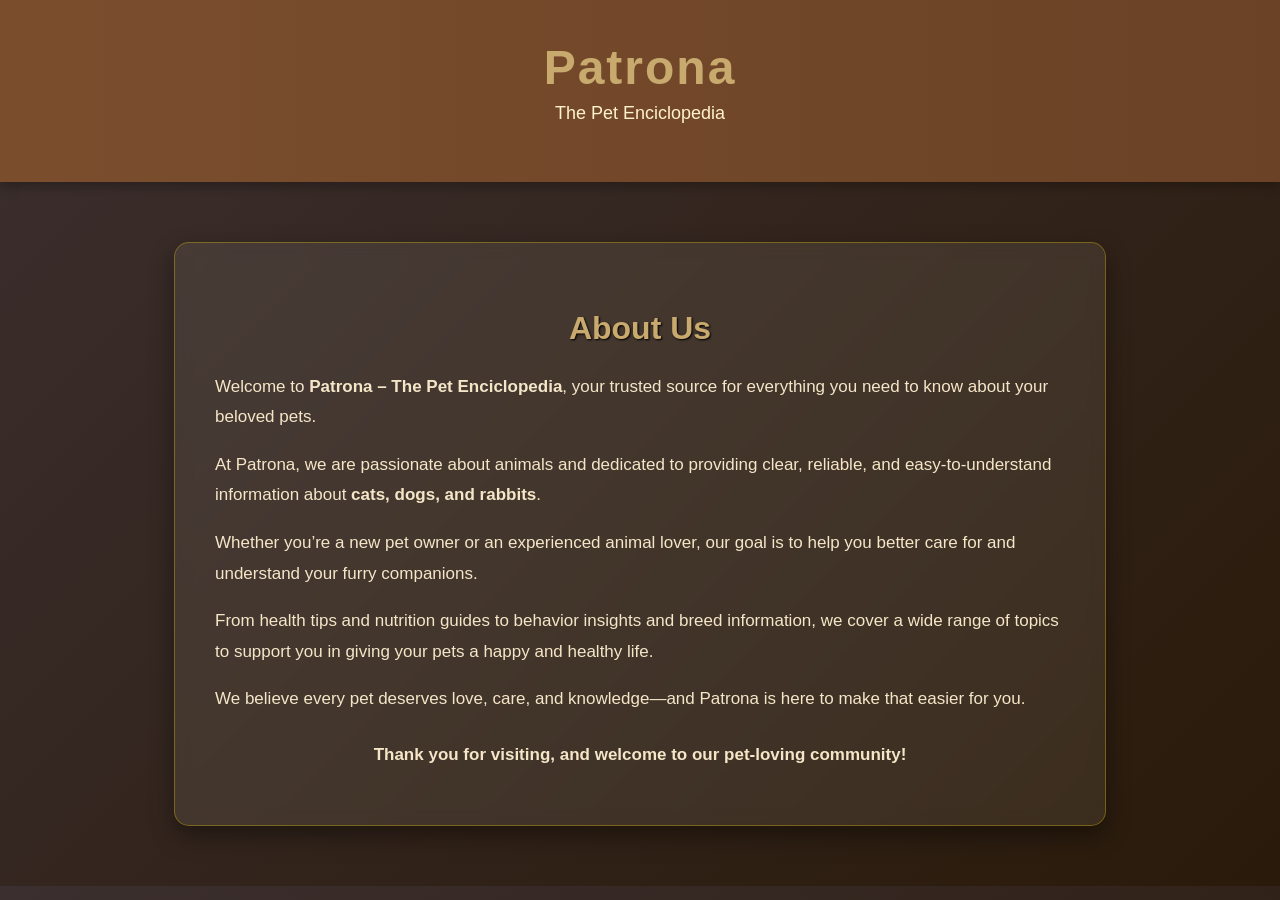
<file: about.html>
<!DOCTYPE html>
<html lang="en">
<head>
    <meta charset="UTF-8">
    <meta name="viewport" content="width=device-width, initial-scale=1.0">
    <link rel="stylesheet" href="about.css">
    <title>Document</title>
</head>
<body>
      <header class="header">
        <h1>Patrona</h1>
        <p>The Pet Enciclopedia</p>
    </header>

    <section class="about-section">
        <div class="container">
            <h2>About Us</h2>
            
            <p>
                Welcome to <strong>Patrona – The Pet Enciclopedia</strong>, your trusted source for everything you need to know about your beloved pets.
            </p>

            <p>
                At Patrona, we are passionate about animals and dedicated to providing clear, reliable, and easy-to-understand information about <strong>cats, dogs, and rabbits</strong>.
            </p>

            <p>
                Whether you’re a new pet owner or an experienced animal lover, our goal is to help you better care for and understand your furry companions.
            </p>

            <p>
                From health tips and nutrition guides to behavior insights and breed information, we cover a wide range of topics to support you in giving your pets a happy and healthy life.
            </p>

            <p>
                We believe every pet deserves love, care, and knowledge—and Patrona is here to make that easier for you.
            </p>

            <p class="footer-text">
                Thank you for visiting, and welcome to our pet-loving community!
            </p>
        </div>
    </section>

</body>
</html>
</file>
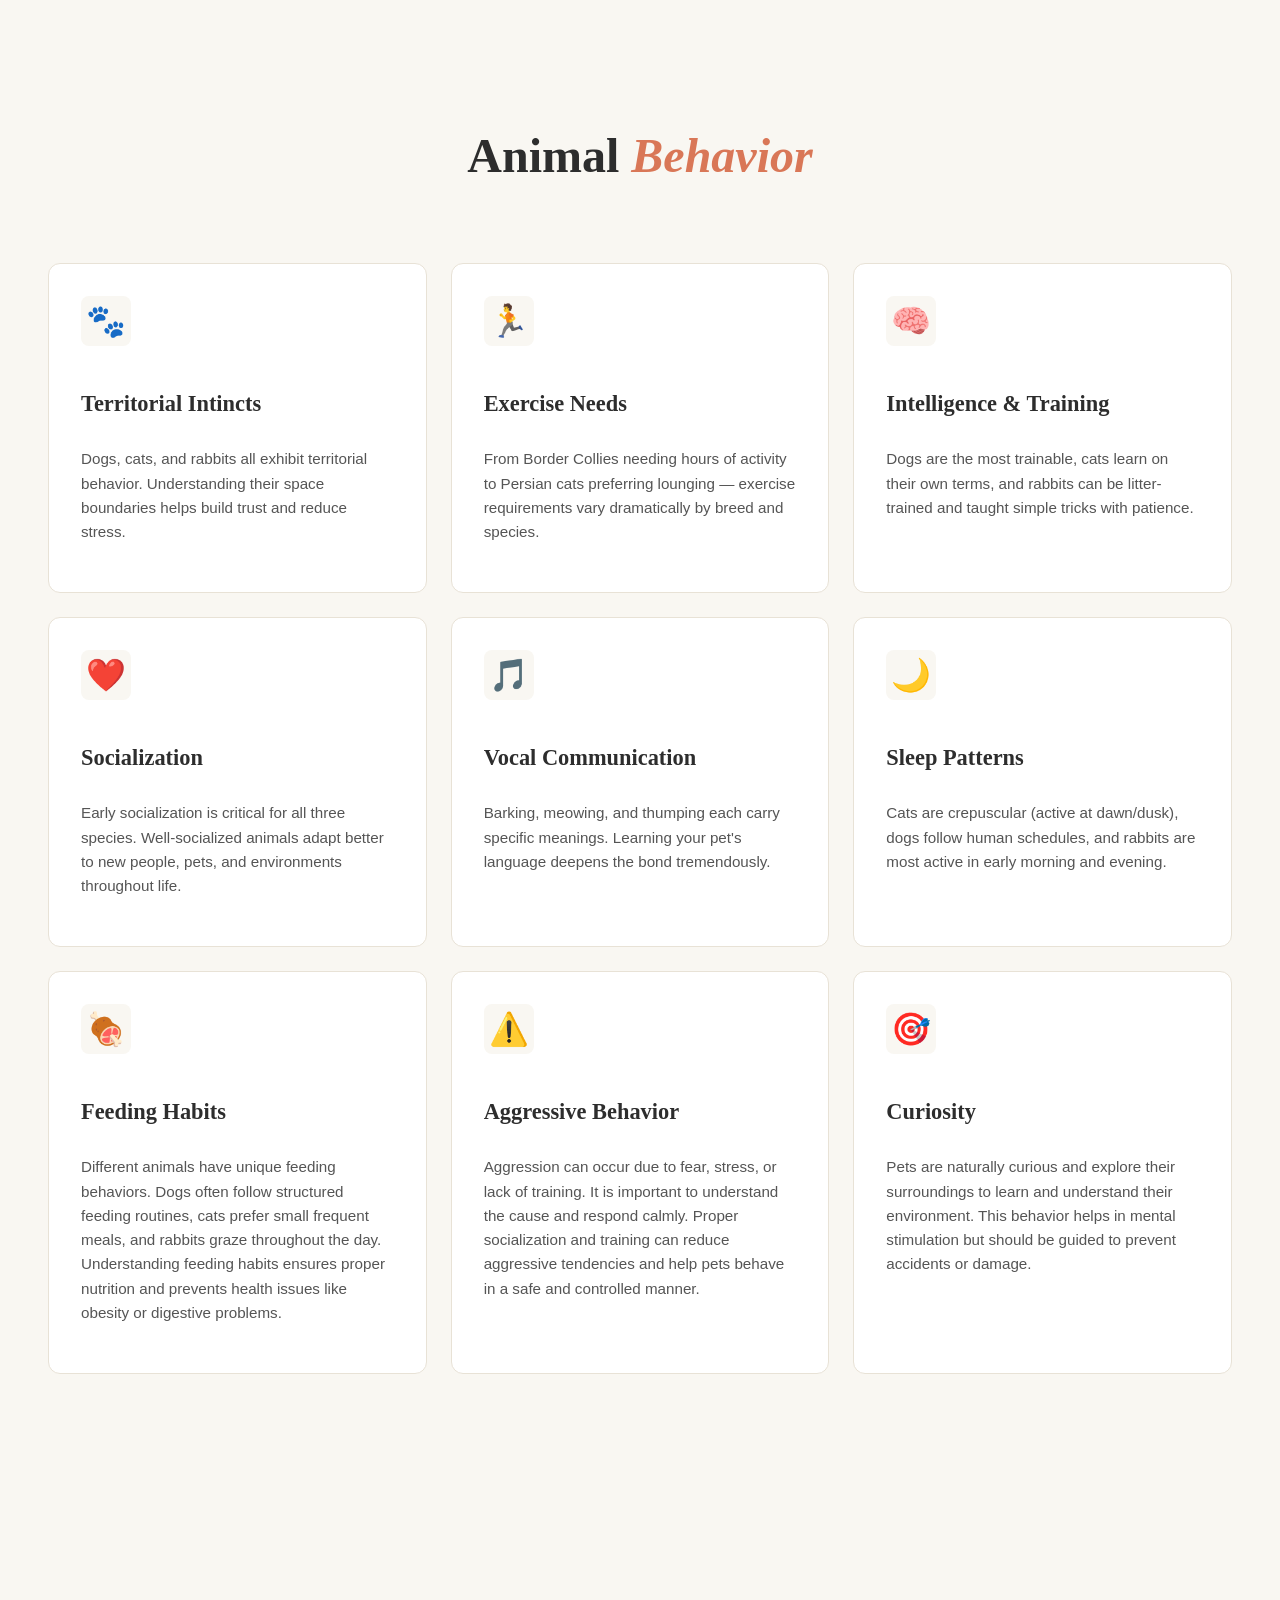
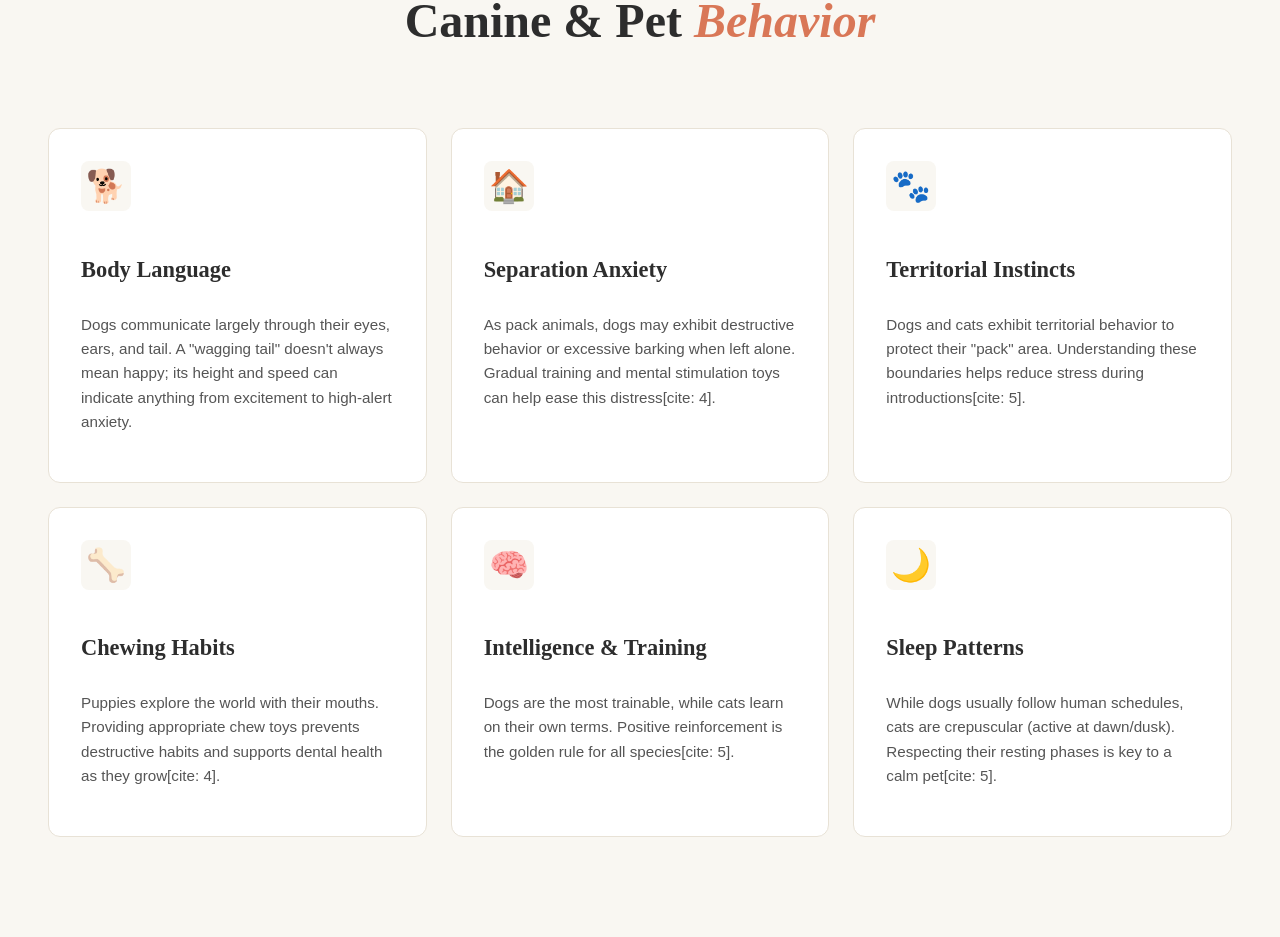
<file: behavior.html>
<!DOCTYPE html>
<html lang="en">

<head>
    <meta charset="UTF-8">
    <meta name="viewport" content="width=device-width, initial-scale=1.0">
    <link rel="stylesheet" href="beh.css">
    <title>Document</title>
</head>

<body>

    <!-- Behavior -->

    <div class="sec-head">
        <h2>Animal <span>Behavior</span></h2>
    </div>
    <div class="beh-grid">

        <div class="beh-card">
            <div class="beh-icon">🐾</div>
            <div>
                <h4>Territorial Intincts</h4>

                <p>Dogs, cats, and rabbits all exhibit territorial behavior. Understanding their space boundaries helps
                    build trust and reduce stress.</p>
            </div>
        </div>
        <div class="beh-card">
            <div class="beh-icon">🏃</div>
            <div>
                <h4>Exercise Needs</h4>
              <p>  From Border Collies needing hours of activity to Persian cats preferring lounging — exercise requirements vary dramatically by breed and species.</p>
            </div>
        </div>
        <div class="beh-card">
            <div class="beh-icon">🧠</div>
            <div>
                <h4>Intelligence & Training</h4>
               <p> Dogs are the most trainable, cats learn on their own terms, and rabbits can be litter-trained and taught simple tricks with patience.</p>
            </div>
        </div>
        <div class="beh-card">
            <div class="beh-icon">❤️</div>
            <div>
                <h4>Socialization</h4>
                <p>Early socialization is critical for all three species. Well-socialized animals adapt better to new people, pets, and environments throughout life.</p>
            </div>
        </div>
        <div class="beh-card">
            <div class="beh-icon">🎵</div>
            <div>
                <h4>Vocal Communication</h4>
                <p>Barking, meowing, and thumping each carry specific meanings. Learning your pet's language deepens the bond tremendously.</p>
            </div>
        </div>
        <div class="beh-card">
            <div class="beh-icon">🌙</div>
            <div>
                <h4>Sleep Patterns</h4>
                <p>Cats are crepuscular (active at dawn/dusk), dogs follow human schedules, and rabbits are most active in early morning and evening.</p>
            </div>
        </div>
        <div class="beh-card">
            <div class="beh-icon">🍖</div>
            <div>
                <h4>Feeding Habits</h4>
                <p>Different animals have unique feeding behaviors. Dogs often follow structured feeding routines, cats prefer small frequent meals, and rabbits graze throughout the day. Understanding feeding habits ensures proper nutrition and prevents health issues like obesity or digestive problems.</p>
            </div>
        </div>
         <div class="beh-card">
            <div class="beh-icon">⚠️</div>
            <div>
                <h4>Aggressive Behavior</h4>
                <p>Aggression can occur due to fear, stress, or lack of training. It is important to understand the cause and respond calmly. Proper socialization and training can reduce aggressive tendencies and help pets behave in a safe and controlled manner.</p>
            </div>
        </div>
       <div class="beh-card">
            <div class="beh-icon">🎯</div>
            <div>
                <h4>Curiosity</h4>
                <p>Pets are naturally curious and explore their surroundings to learn and understand their environment. This behavior helps in mental stimulation but should be guided to prevent accidents or damage.</p>
            </div>
        </div>
    </div>
<section class="behavior-section">
    <div class="sec-head">
        <h2 class="animate-text">Canine & Pet <span>Behavior</span></h2>
    </div>

    <div class="beh-grid">
        <!-- New Dog Specific: Body Language -->
        <div class="beh-card">
            <div class="beh-icon">🐕</div>
            <div>
                <h4>Body Language</h4>
                <p>Dogs communicate largely through their eyes, ears, and tail. A "wagging tail" doesn't always mean happy; its height and speed can indicate anything from excitement to high-alert anxiety.</p>
            </div>
        </div>

        <!-- New Dog Specific: Separation Anxiety -->
        <div class="beh-card">
            <div class="beh-icon">🏠</div>
            <div>
                <h4>Separation Anxiety</h4>
                <p>As pack animals, dogs may exhibit destructive behavior or excessive barking when left alone. Gradual training and mental stimulation toys can help ease this distress[cite: 4].</p>
            </div>
        </div>

        <div class="beh-card">
            <div class="beh-icon">🐾</div>
            <div>
                <h4>Territorial Instincts</h4>
                <p>Dogs and cats exhibit territorial behavior to protect their "pack" area. Understanding these boundaries helps reduce stress during introductions[cite: 5].</p>
            </div>
        </div>

        <div class="beh-card">
            <div class="beh-icon">🦴</div>
            <div>
                <h4>Chewing Habits</h4>
                <p>Puppies explore the world with their mouths. Providing appropriate chew toys prevents destructive habits and supports dental health as they grow[cite: 4].</p>
            </div>
        </div>

        <div class="beh-card">
            <div class="beh-icon">🧠</div>
            <div>
                <h4>Intelligence & Training</h4>
                <p>Dogs are the most trainable, while cats learn on their own terms. Positive reinforcement is the golden rule for all species[cite: 5].</p>
            </div>
        </div>

        <div class="beh-card">
            <div class="beh-icon">🌙</div>
            <div>
                <h4>Sleep Patterns</h4>
                <p>While dogs usually follow human schedules, cats are crepuscular (active at dawn/dusk). Respecting their resting phases is key to a calm pet[cite: 5].</p>
            </div>
        </div>
    </div>
</section>

<!-- GSAP Script -->
<script>
    gsap.from(".animate-text", {
        opacity: 0,
        y: 30,
        duration: 1,
        ease: "power3.out",
        scrollTrigger: {
            trigger: ".sec-head",
            start: "top 80%"
        }
    });

    gsap.from(".beh-card", {
        opacity: 0,
        y: 50,
        stagger: 0.15,
        duration: 0.8,
        ease: "expo.out",
        scrollTrigger: {
            trigger: ".beh-grid",
            start: "top 75%"
        }
    });
</script>

</body>

</html>
</file>
<file: about.css>
body {
    margin: 0;
    font-family: "Poppins", Arial, sans-serif;
    background: linear-gradient(135deg, #3b2f2f, #2a1a0a);
    color: #f5e6c8;
}

.header {
    text-align: center;
    padding: 40px 20px;
    background: linear-gradient(90deg, #7a4e2d, #6b4226);
    color: #c8a96e;
    box-shadow: 0 4px 12px rgba(0, 0, 0, 0.3);
}

.header h1 {
    margin: 0;
    font-size: 48px;
    letter-spacing: 2px;
}

.header p {
    margin-top: 8px;
    font-size: 18px;
    color: #fff2cc;
}

.about-section {
    padding: 60px 20px;
}

.container {
    max-width: 850px;
    margin: auto;
    background: rgba(255, 248, 220, 0.08);
    backdrop-filter: blur(8px);
    border: 1px solid rgba(255, 215, 0, 0.3);
    border-radius: 15px;
    padding: 40px;
    box-shadow: 0 10px 25px rgba(0, 0, 0, 0.4);
}

.container h2 {
    text-align: center;
    font-size: 32px;
    color: #c8a96e;
    margin-bottom: 25px;
    text-shadow: 1px 1px 2px #000;
}

.container p {
    line-height: 1.8;
    font-size: 17px;
    margin-bottom: 15px;
    color: #f5e6c8;
}

.footer-text {
    margin-top: 25px;
    text-align: center;
    font-weight: bold;
    color: #c8a96e;
    font-size: 18px;
}

.container:hover {
    transform: scale(1.01);
    transition: 0.3s ease-in-out;
}
</file>
<file: beh.css>
:root {
  --claude-bg: #F9F7F2;
  --claude-accent: #D97757;
  --claude-text: #2D2D2D;
  --claude-border: #E8E2D6;
  --font-serif: 'Playfair Display', serif;
  --font-sans: 'DM Sans', sans-serif;
}

body {
  background-color: var(--claude-bg);
  color: var(--claude-text);
  font-family: var(--font-sans);
}

.sec-head {
  text-align: center;
  padding: 80px 20px 40px;
}

.sec-head h2 {
  font-family: var(--font-serif);
  font-size: 3rem;
  font-weight: 700;
}

.sec-head h2 span {
  color: var(--claude-accent);
  font-style: italic;
}

.beh-grid {
  display: grid;
  grid-template-columns: repeat(auto-fit, minmax(320px, 1fr));
  gap: 24px;
  max-width: 1200px;
  margin: 0 auto 100px;
  padding: 0 40px;
}

.beh-card {
  background: #FFFFFF;
  border: 1px solid var(--claude-border);
  padding: 32px;
  border-radius: 12px;
  transition: all 0.4s ease;
  display: flex;
  flex-direction: column;
  gap: 16px;
  position: relative;
  overflow: hidden;
}

.beh-card:hover {
  border-color: var(--claude-accent);
  transform: translateY(-5px);
  box-shadow: 0 12px 30px rgba(0,0,0,0.05);
}

.beh-icon {
  font-size: 2rem;
  background: var(--claude-bg);
  width: 50px;
  height: 50px;
  display: grid;
  place-items: center;
  border-radius: 8px;
}

.beh-card h4 {
  font-family: var(--font-serif);
  font-size: 1.4rem;
  color: var(--claude-text);
}

.beh-card p {
  font-size: 0.95rem;
  line-height: 1.6;
  color: #555;
  font-weight: 300;
}
</file>
